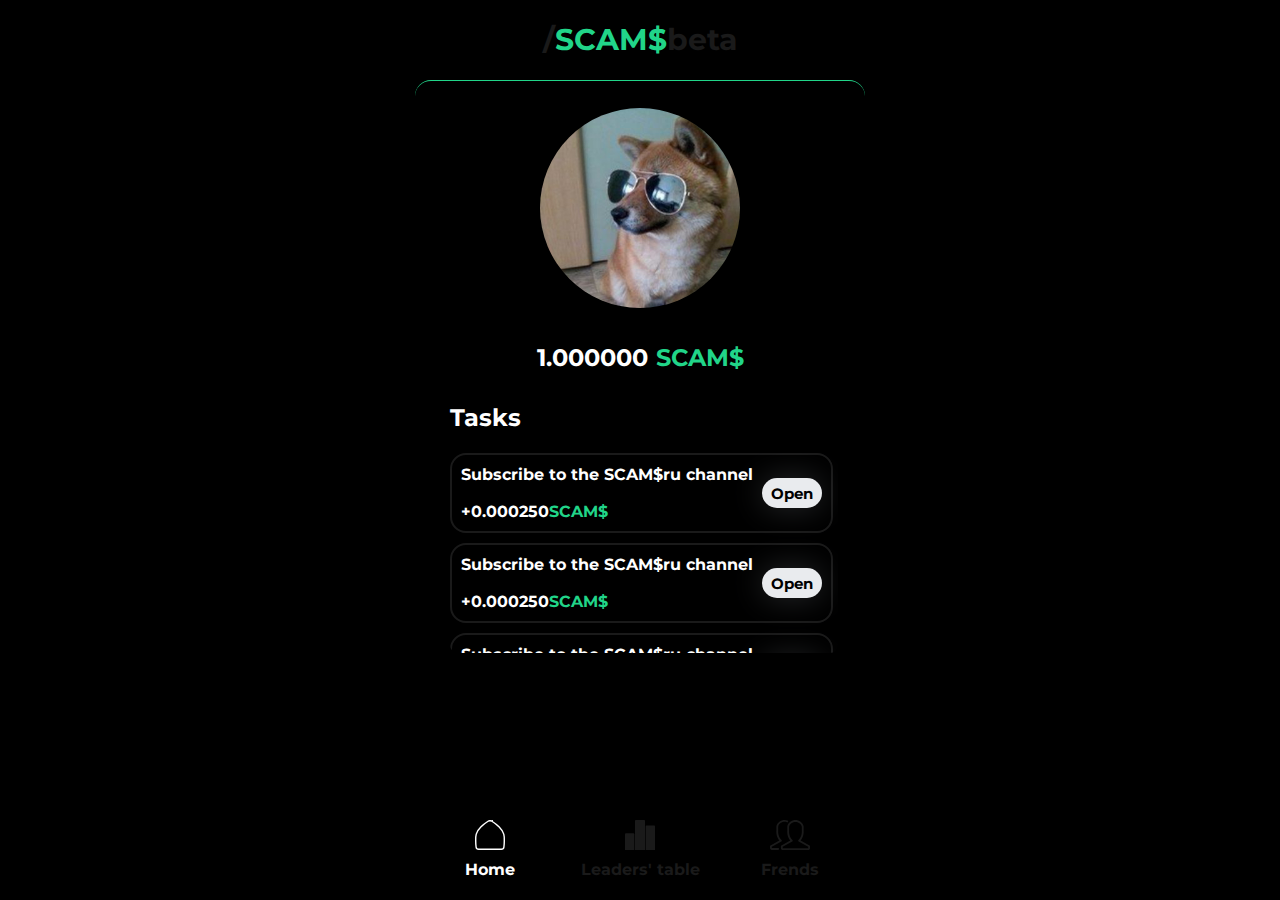
<file: index.html>
<!DOCTYPE html>
<html lang="en">
<head>
  <meta charset="utf-8" />
  <meta name="viewport" content="initial-scale=1, width=device-width, user-scalable=no, maximum-scale=1.0, minimum-scale=1.0" />
  <link rel="stylesheet" href="./style/global.css" />
  <link rel="stylesheet" href="./style/index.css" />
  <link rel="stylesheet" href="https://fonts.googleapis.com/css2?family=Montserrat:wght@700&display=swap" />
  <style>
    /* Загрузочный экран */
    #loading-screen {
      position: fixed;
      top: 0;
      left: 0;
      width: 100%;
      height: 100%;
      background-color: black;
      color: white;
      display: flex;
      align-items: center;
      justify-content: center;
      z-index: 9999; /* Убедитесь, что экран перекрывает все остальные элементы */
      transition: opacity 0.5s ease-out, visibility 0.5s ease-out;
      opacity: 1;
      visibility: visible;
    }

    #loading-text {
      font-size: 2rem;
      font-family: 'Montserrat', sans-serif;
    }

    /* Класс для скрытия загрузочного экрана */
    #loading-screen.hidden {
      opacity: 0;
      visibility: hidden;
    }
  </style>
</head>
<body>
  <!-- Загрузочный экран -->
  <div id="loading-screen">
    <div id="loading-text"></div>
  </div>

  <div class="root1">
    <div class="main">
      <section class="zadniifon-parent">
        <a class="uptext1">
          <span class="palka">/</span>
          <span class="scam2">SCAM$</span>
          <span class="betatxt">beta</span>
        </a>
        <div class="zadniifon1"></div>
        <div class="frame-wrapper">
          <div class="frame-parent">
            <div class="frame-container">
              <div class="walletbutton-parent">

                <div class="avauser-wrapper">
                  <img class="avauser" src="./public/avauser.jpg" alt="User Avatar">
                </div>
              </div>
            </div>
            <div class="scam-info">
              <b class="kolvoscams">1.000000</b>
              <h3 class="valutauser">SCAM$</h3>
            </div>
          </div>
        </div>
        <div class="tasks-container-wrapper">
          <div class="tasks-container">
            <h3 class="tasks">Tasks</h3>
            
            <div class="zadaniya">
              <div class="polnoezadanie">
                <div class="task-content">
                  <b class="task-description">Subscribe to the SCAM$ru channel</b>
                  <div class="prizzazadanie-parent">
                    <b class="prizzazadanie">+0.000250</b>
                    <b class="valuta">SCAM$</b>
                  </div>
                </div>
                <div class="buttonopen-wrapper">
                  <div class="buttonopen">
                    <div class="backtextopen"></div>
                    <b class="textopen">Open</b>
                  </div>
                </div>
                <div class="obvodkazadaniya"></div>
              </div>
              <div class="polnoezadanie">
                <div class="task-content">
                  <b class="task-description">Subscribe to the SCAM$ru channel</b>
                  <div class="prizzazadanie-parent">
                    <b class="prizzazadanie">+0.000250</b>
                    <b class="valuta">SCAM$</b>
                  </div>
                </div>
                <div class="buttonopen-wrapper">
                  <div class="buttonopen">
                    <div class="backtextopen"></div>
                    <b class="textopen">Open</b>
                  </div>
                </div>
                <div class="obvodkazadaniya"></div>
              </div>
              <div class="polnoezadanie">
                <div class="task-content">
                  <b class="task-description">Subscribe to the SCAM$ru channel</b>
                  <div class="prizzazadanie-parent">
                    <b class="prizzazadanie">+0.000250</b>
                    <b class="valuta">SCAM$</b>
                  </div>
                </div>
                <div class="buttonopen-wrapper">
                  <div class="buttonopen">
                    <div class="backtextopen"></div>
                    <b class="textopen">Open</b>
                  </div>
                </div>
                <div class="obvodkazadaniya"></div>
              </div>
            </div>
          </div>
        </div>
      </section>
    <div class="mainbuttons">
      <div class="mainbuttons1">
        <div class="homebutton" id="homeButton">
          <div class="homebuttonimage-wrapper">
            <img
              class="homebuttonimage-icon2"
              loading="lazy"
              alt=""
              src="./public/homebuttonimage1.svg"
            />
          </div>
          <b class="hometext">Home</b>
        </div>
        <div class="button-leader" id="leaderboardsButton">
          <div class="homebuttonimage-wrapper">
            <img
              class="homebuttonimage-icon2"
              loading="lazy"
              alt=""
              src="./public/leaderboardsbuttonimage1.svg"
            />
          </div>
          <b class="hometext">Leaders' table</b>
        </div>
        <div class="frendsbutton2" id="friendsButton">
          <div class="frendsbuttonimage-frame">
            <img
              class="frendsbuttonimage-icon2"
              loading="lazy"
              alt=""
              src="./public/frendsbuttonimage.svg"
            />
          </div>
          <b class="hometext">Frends</b>
        </div>
      </div>
    </div>
  </div>
  <script>
    function updateStyles() {
      const container = document.querySelector('.zadniifon-parent');
      const button = document.querySelector('.mainbuttons1');
      const backBigButton = document.querySelector('#backBigButton');
      const screenWidth = window.innerWidth;
  
      // Убедитесь, что minWidth и maxWidth имеют разумные значения
      const minWidth = 0; // Минимальная ширина экрана
      const maxWidth = 450; // Максимальная ширина экрана, измените по необходимости
  
      // Параметры для .zadniifon-container
      const minContainerScale = 0; // Минимальный коэффициент масштабирования
      const maxContainerScale = 1; // Максимальный коэффициент масштабирования
      const minContainerMarginTop = -174; // Минимальный верхний отступ
      const maxContainerMarginTop = 80;  // Максимальный верхний отступ
  
      // Параметры для .mainbuttons1
      const minButtonScale = 0; // Минимальный коэффициент масштабирования
      const maxButtonScale = 1; // Максимальный коэффициент масштабирования
      const minButtonMarginBottom = -60; // Минимальный отступ от нижнего края
      const maxButtonMarginBottom = 0;  // Максимальный отступ от нижнего края
  
      // Параметры для #backBigButton
      const minBackBigButtonScale = 0; // Минимальный коэффициент масштабирования
      const maxBackBigButtonScale = 1; // Максимальный коэффициент масштабирования
      const minBackBigButtonMarginBottom = -44; // Минимальный отступ от нижнего края
      const maxBackBigButtonMarginBottom = 95;  // Максимальный отступ от нижнего края
  
      // Вычислите интерполяцию масштабирования и отступа для контейнера
      let containerScale, containerMarginTop;
      if (screenWidth <= minWidth) {
        containerScale = minContainerScale;
        containerMarginTop = minContainerMarginTop;
      } else if (screenWidth >= maxWidth) {
        containerScale = maxContainerScale;
        containerMarginTop = maxContainerMarginTop;
      } else {
        const t = (screenWidth - minWidth) / (maxWidth - minWidth);
        containerScale = minContainerScale + t * (maxContainerScale - minContainerScale);
        containerMarginTop = minContainerMarginTop + t * (maxContainerMarginTop - minContainerMarginTop);
      }
  
      // Примените вычисленные стили для контейнера
      if (container) {
        container.style.marginTop = `${containerMarginTop}px`;
        container.style.transform = `scale(${containerScale})`;
      }
  
      // Вычислите интерполяцию масштабирования и отступа для кнопок
      let buttonScale, buttonMarginBottom;
      let backBigButtonScale, backBigButtonMarginBottom;
  
      if (screenWidth <= minWidth) {
        buttonScale = minButtonScale;
        buttonMarginBottom = minButtonMarginBottom;
        backBigButtonScale = minBackBigButtonScale;
        backBigButtonMarginBottom = minBackBigButtonMarginBottom;
      } else if (screenWidth >= maxWidth) {
        buttonScale = maxButtonScale;
        buttonMarginBottom = maxButtonMarginBottom;
        backBigButtonScale = maxBackBigButtonScale;
        backBigButtonMarginBottom = maxBackBigButtonMarginBottom;
      } else {
        const t = (screenWidth - minWidth) / (maxWidth - minWidth);
        buttonScale = minButtonScale + t * (maxButtonScale - minButtonScale);
        buttonMarginBottom = minButtonMarginBottom + t * (maxButtonMarginBottom - minButtonMarginBottom);
  
        backBigButtonScale = minBackBigButtonScale + t * (maxBackBigButtonScale - minBackBigButtonScale);
        backBigButtonMarginBottom = minBackBigButtonMarginBottom + t * (maxBackBigButtonMarginBottom - minBackBigButtonMarginBottom);
      }
  
      // Примените вычисленные стили для .mainbuttons1
      if (button) {
        button.style.transform = `translateX(-50%) scale(${buttonScale})`;
        button.style.bottom = `${buttonMarginBottom}px`;
        button.style.fontSize = `${12 + (buttonScale - minButtonScale) * 4}px`; // Примерное изменение размера шрифта
      }
  
      // Примените вычисленные стили для #backBigButton
      if (backBigButton) {
        backBigButton.style.transform = `translateX(-50%) scale(${backBigButtonScale})`;
        backBigButton.style.bottom = `${backBigButtonMarginBottom}px`;
      }
    }
  
    window.addEventListener('resize', updateStyles);
    window.addEventListener('load', updateStyles);
  
    // Функция для скрытия загрузочного экрана
    function hideLoadingScreen() {
      const loadingScreen = document.getElementById('loading-screen');
      if (loadingScreen) {
        loadingScreen.classList.add('hidden');
      }
    }
  
    // Скрываем загрузочный экран после полной загрузки страницы
    window.addEventListener('load', hideLoadingScreen);
  </script>
  <script src="./script/index.js"></script>
  <script src="./script/telegram-web-app.js"></script>
  <script src="https://cdnjs.cloudflare.com/ajax/libs/gsap/3.11.1/gsap.min.js"></script>
  <script src="./script/FullOpen.js"></script>
</body>
</html>
</file>
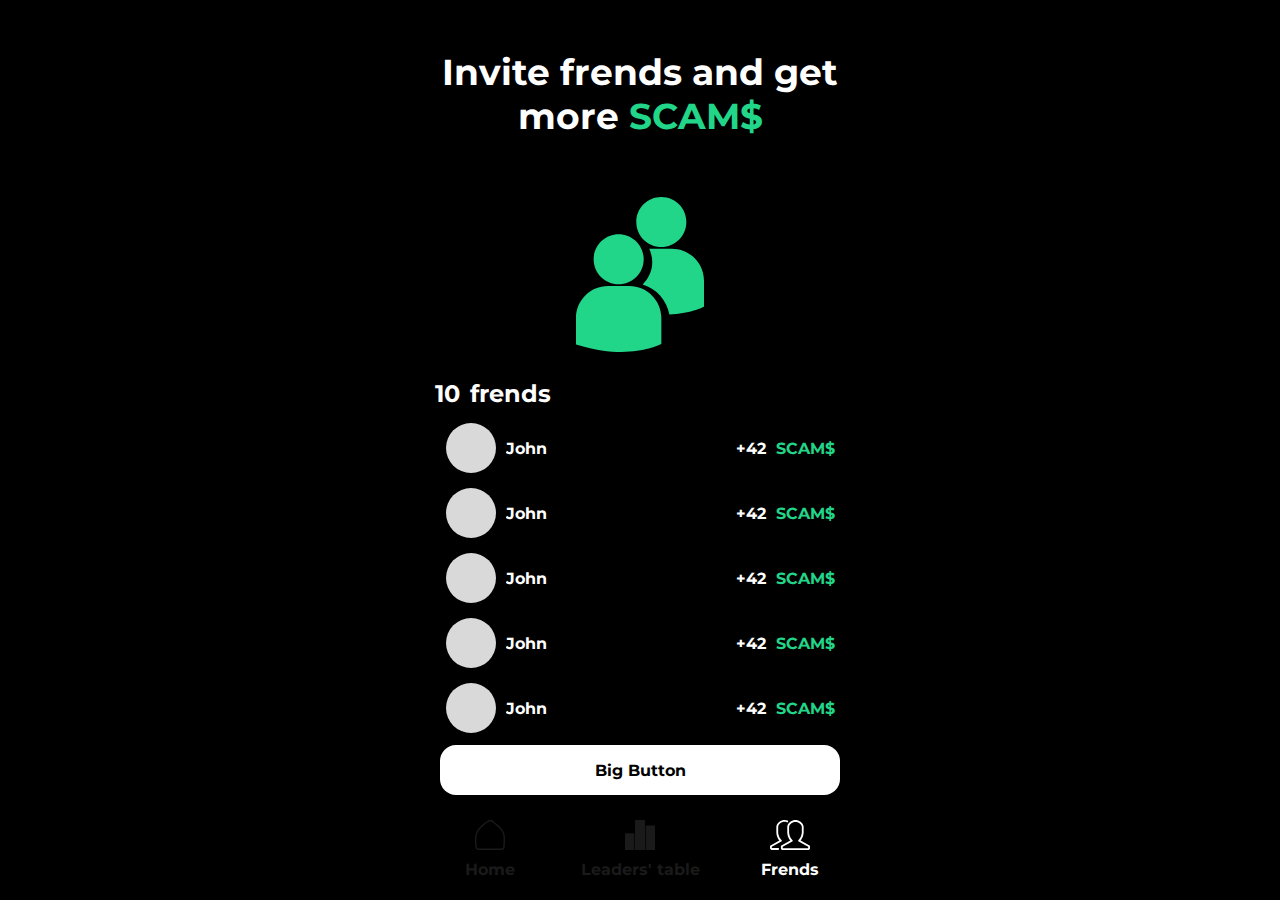
<file: frends.html>
<!DOCTYPE html>
<html>
  <head>
    <meta charset="utf-8" />
    <meta name="viewport" content="initial-scale=1, width=device-width, user-scalable=no, maximum-scale=1.0, minimum-scale=1.0" />
    <link rel="stylesheet" href="./style/global.css" />
    <link rel="stylesheet" href="./style/frends.css" />
    <link
      rel="stylesheet"
      href="https://fonts.googleapis.com/css2?family=Montserrat:wght@700&display=swap"
    />
  </head>
  <style>
    /* Загрузочный экран */
    #loading-screen {
      position: fixed;
      top: 0;
      left: 0;
      width: 100%;
      height: 100%;
      background-color: black;
      color: white;
      display: flex;
      align-items: center;
      justify-content: center;
      z-index: 9999; /* Убедитесь, что экран перекрывает все остальные элементы */
      transition: opacity 0.5s ease-out, visibility 0.5s ease-out;
      opacity: 1;
      visibility: visible;
    }

    #loading-text {
      font-size: 2rem;
      font-family: 'Montserrat', sans-serif;
    }

    /* Класс для скрытия загрузочного экрана */
    #loading-screen.hidden {
      opacity: 0;
      visibility: hidden;
    }
  </style>
  <body>
    <div id="loading-screen">
      <div id="loading-text"></div>
    </div>
    <div class="newscamfrendsframe">
      <div class="main">
        <section class="zadniifon-container">
              <div class="yourfrendsall">

                <div class="frame-wrapper3">
                  <div class="zadniifon3"></div>
                  <div class="texttopscammers-wrapper">
                    <b class="texttopscammers1">
                      <span>Invite frends and get more </span>
                      <span class="scam3">SCAM$</span>
                    </b>
                  </div>
                  <div class="svgfrends-wrapper">
                    <img
                      class="svgfrends-icon"
                      loading="lazy"
                      alt=""
                      src="./public/svgfrends.svg"
                    />
                  </div>
                    <div class="frame-parent2">
                      <div class="kolvofrendstext-parent">
                        <b class="kolvofrendstext">10</b>
                        <b class="textfrends">frends</b>
                      </div>
                    </div>
                <div class="yourfrends-group">
                  <div class="yourfrends">
                    <div class="avafrends-parent">
                      <div class="avafrends"></div>
                      <div class="usernamefrends-wrapper">
                        <b class="usernamefrends">John</b>
                      </div>
                    </div>
                    <div class="yourfrends-inner">
                      <div class="kolvoscamszafrends-parent">
                        <b class="kolvoscamszafrends">+42</b>
                        <b class="valutafrends">SCAM$</b>
                      </div>
                    </div>
                  </div>

                  <div class="yourfrends">
                    <div class="avafrends-parent">
                      <div class="avafrends"></div>
                      <div class="usernamefrends-wrapper">
                        <b class="usernamefrends">John</b>
                      </div>
                    </div>
                    <div class="yourfrends-inner">
                      <div class="kolvoscamszafrends-parent">
                        <b class="kolvoscamszafrends">+42</b>
                        <b class="valutafrends">SCAM$</b>
                      </div>
                    </div>
                  </div>

                  <div class="yourfrends">
                    <div class="avafrends-parent">
                      <div class="avafrends"></div>
                      <div class="usernamefrends-wrapper">
                        <b class="usernamefrends">John</b>
                      </div>
                    </div>
                    <div class="yourfrends-inner">
                      <div class="kolvoscamszafrends-parent">
                        <b class="kolvoscamszafrends">+42</b>
                        <b class="valutafrends">SCAM$</b>
                      </div>
                    </div>
                  </div>


                  <div class="yourfrends">
                    <div class="avafrends-parent">
                      <div class="avafrends"></div>
                      <div class="usernamefrends-wrapper">
                        <b class="usernamefrends">John</b>
                      </div>
                    </div>
                    <div class="yourfrends-inner">
                      <div class="kolvoscamszafrends-parent">
                        <b class="kolvoscamszafrends">+42</b>
                        <b class="valutafrends">SCAM$</b>
                      </div>
                    </div>
                  </div>

                  <div class="yourfrends">
                    <div class="avafrends-parent">
                      <div class="avafrends"></div>
                      <div class="usernamefrends-wrapper">
                        <b class="usernamefrends">John</b>
                      </div>
                    </div>
                    <div class="yourfrends-inner">
                      <div class="kolvoscamszafrends-parent">
                        <b class="kolvoscamszafrends">+42</b>
                        <b class="valutafrends">SCAM$</b>
                      </div>
                    </div>
                  </div>


                  <div class="yourfrends">
                    <div class="avafrends-parent">
                      <div class="avafrends"></div>
                      <div class="usernamefrends-wrapper">
                        <b class="usernamefrends">John</b>
                      </div>
                    </div>
                    <div class="yourfrends-inner">
                      <div class="kolvoscamszafrends-parent">
                        <b class="kolvoscamszafrends">+42</b>
                        <b class="valutafrends">SCAM$</b>
                      </div>
                    </div>
                  </div>


                  <div class="yourfrends">
                    <div class="avafrends-parent">
                      <div class="avafrends"></div>
                      <div class="usernamefrends-wrapper">
                        <b class="usernamefrends">John</b>
                      </div>
                    </div>
                    <div class="yourfrends-inner">
                      <div class="kolvoscamszafrends-parent">
                        <b class="kolvoscamszafrends">+42</b>
                        <b class="valutafrends">SCAM$</b>
                      </div>
                    </div>
                  </div>


                  <div class="yourfrends">
                    <div class="avafrends-parent">
                      <div class="avafrends"></div>
                      <div class="usernamefrends-wrapper">
                        <b class="usernamefrends">John</b>
                      </div>
                    </div>
                    <div class="yourfrends-inner">
                      <div class="kolvoscamszafrends-parent">
                        <b class="kolvoscamszafrends">+42</b>
                        <b class="valutafrends">SCAM$</b>
                      </div>
                    </div>
                  </div>


                  <div class="yourfrends">
                    <div class="avafrends-parent">
                      <div class="avafrends"></div>
                      <div class="usernamefrends-wrapper">
                        <b class="usernamefrends">John</b>
                      </div>
                    </div>
                    <div class="yourfrends-inner">
                      <div class="kolvoscamszafrends-parent">
                        <b class="kolvoscamszafrends">+42</b>
                        <b class="valutafrends">SCAM$</b>
                      </div>
                    </div>
                  </div>


                  <div class="yourfrends">
                    <div class="avafrends-parent">
                      <div class="avafrends"></div>
                      <div class="usernamefrends-wrapper">
                        <b class="usernamefrends">John</b>
                      </div>
                    </div>
                    <div class="yourfrends-inner">
                      <div class="kolvoscamszafrends-parent">
                        <b class="kolvoscamszafrends">+42</b>
                        <b class="valutafrends">SCAM$</b>
                      </div>
                    </div>
                  </div>


                  <div class="yourfrends">
                    <div class="avafrends-parent">
                      <div class="avafrends"></div>
                      <div class="usernamefrends-wrapper">
                        <b class="usernamefrends">John</b>
                      </div>
                    </div>
                    <div class="yourfrends-inner">
                      <div class="kolvoscamszafrends-parent">
                        <b class="kolvoscamszafrends">+42</b>
                        <b class="valutafrends">SCAM$</b>
                      </div>
                    </div>
                  </div>
                  
                </div>
              </div>
            </div>
          </div>
        </section>
        
        <div class="back-bigbutton" id="backBigButton">
          <div class="bigbutton" id="bigButton">
            <b class="bigbuttontext">Big Button</b>
          </div>
        </div>
        <div class="mainbuttons1">
          <div class="homebutton" id="homeButton">
            <div class="homebuttonimage-wrapper">
              <img
                class="homebuttonimage-icon2"
                loading="lazy"
                alt=""
                src="./public/homebuttonimage.svg"
              />
            </div>
            <b class="hometext">Home</b>
          </div>
          <div class="button-leader" id="leaderboardsButton">
            <div class="homebuttonimage-wrapper">
              <img
                class="homebuttonimage-icon2"
                loading="lazy"
                alt=""
                src="./public/leaderboardsbuttonimage1.svg"
              />
            </div>
            <b class="hometext">Leaders' table</b>
          </div>
          <div class="frendsbutton2" id="friendsButton">
            <div class="frendsbuttonimage-frame">
              <img
                class="frendsbuttonimage-icon2"
                loading="lazy"
                alt=""
                src="./public/frendsbuttonimage1.svg"
              />
            </div>
            <b class="hometext">Frends</b>
          </div>
        </div>
      </div>
    </div>
    <script>
      function updateStyles() {
        const container = document.querySelector('.zadniifon-container');
        const button = document.querySelector('.mainbuttons1');
        const backBigButton = document.querySelector('#backBigButton');
        const screenWidth = window.innerWidth;
    
        // Убедитесь, что minWidth и maxWidth имеют разумные значения
        const minWidth = 0; // Минимальная ширина экрана
        const maxWidth = 450; // Максимальная ширина экрана, измените по необходимости
    
        // Параметры для .zadniifon-container
        const minContainerScale = 0; // Минимальный коэффициент масштабирования
        const maxContainerScale = 1; // Максимальный коэффициент масштабирования
        const minContainerMarginTop = -360; // Минимальный верхний отступ
        const maxContainerMarginTop = 50;  // Максимальный верхний отступ
    
        // Параметры для .mainbuttons1
        const minButtonScale = 0; // Минимальный коэффициент масштабирования
        const maxButtonScale = 1; // Максимальный коэффициент масштабирования
        const minButtonMarginBottom = -60; // Минимальный отступ от нижнего края
        const maxButtonMarginBottom = 0;  // Максимальный отступ от нижнего края
    
        // Параметры для #backBigButton
        const minBackBigButtonScale = 0; // Минимальный коэффициент масштабирования
        const maxBackBigButtonScale = 1; // Максимальный коэффициент масштабирования
        const minBackBigButtonMarginBottom = -44; // Минимальный отступ от нижнего края
        const maxBackBigButtonMarginBottom = 95;  // Максимальный отступ от нижнего края
    
        // Вычислите интерполяцию масштабирования и отступа для контейнера
        let containerScale, containerMarginTop;
        if (screenWidth <= minWidth) {
          containerScale = minContainerScale;
          containerMarginTop = minContainerMarginTop;
        } else if (screenWidth >= maxWidth) {
          containerScale = maxContainerScale;
          containerMarginTop = maxContainerMarginTop;
        } else {
          const t = (screenWidth - minWidth) / (maxWidth - minWidth);
          containerScale = minContainerScale + t * (maxContainerScale - minContainerScale);
          containerMarginTop = minContainerMarginTop + t * (maxContainerMarginTop - minContainerMarginTop);
        }
    
        // Примените вычисленные стили для контейнера
        if (container) {
          container.style.marginTop = `${containerMarginTop}px`;
          container.style.transform = `scale(${containerScale})`;
        }
    
        // Вычислите интерполяцию масштабирования и отступа для кнопок
        let buttonScale, buttonMarginBottom;
        let backBigButtonScale, backBigButtonMarginBottom;
    
        if (screenWidth <= minWidth) {
          buttonScale = minButtonScale;
          buttonMarginBottom = minButtonMarginBottom;
          backBigButtonScale = minBackBigButtonScale;
          backBigButtonMarginBottom = minBackBigButtonMarginBottom;
        } else if (screenWidth >= maxWidth) {
          buttonScale = maxButtonScale;
          buttonMarginBottom = maxButtonMarginBottom;
          backBigButtonScale = maxBackBigButtonScale;
          backBigButtonMarginBottom = maxBackBigButtonMarginBottom;
        } else {
          const t = (screenWidth - minWidth) / (maxWidth - minWidth);
          buttonScale = minButtonScale + t * (maxButtonScale - minButtonScale);
          buttonMarginBottom = minButtonMarginBottom + t * (maxButtonMarginBottom - minButtonMarginBottom);
    
          backBigButtonScale = minBackBigButtonScale + t * (maxBackBigButtonScale - minBackBigButtonScale);
          backBigButtonMarginBottom = minBackBigButtonMarginBottom + t * (maxBackBigButtonMarginBottom - minBackBigButtonMarginBottom);
        }
    
        // Примените вычисленные стили для .mainbuttons1
        if (button) {
          button.style.transform = `translateX(-50%) scale(${buttonScale})`;
          button.style.bottom = `${buttonMarginBottom}px`;
          button.style.fontSize = `${12 + (buttonScale - minButtonScale) * 4}px`; // Примерное изменение размера шрифта
        }
    
        // Примените вычисленные стили для #backBigButton
        if (backBigButton) {
          backBigButton.style.transform = `translateX(-50%) scale(${backBigButtonScale})`;
          backBigButton.style.bottom = `${backBigButtonMarginBottom}px`;
        }
      }
    
      window.addEventListener('resize', updateStyles);
      window.addEventListener('load', updateStyles);
    
      // Функция для скрытия загрузочного экрана
      function hideLoadingScreen() {
        const loadingScreen = document.getElementById('loading-screen');
        if (loadingScreen) {
          loadingScreen.classList.add('hidden');
        }
      }
    
      // Скрываем загрузочный экран после полной загрузки страницы
      window.addEventListener('load', hideLoadingScreen);
    </script>
    
    <script src="./script/frends.js"></script>
    <script src="./script/telegram-web-app.js"></script>
    <script src="https://cdnjs.cloudflare.com/ajax/libs/gsap/3.11.1/gsap.min.js"></script>
    <script src="./script/FullOpen.js"></script>
  </body>
</html>
</file>
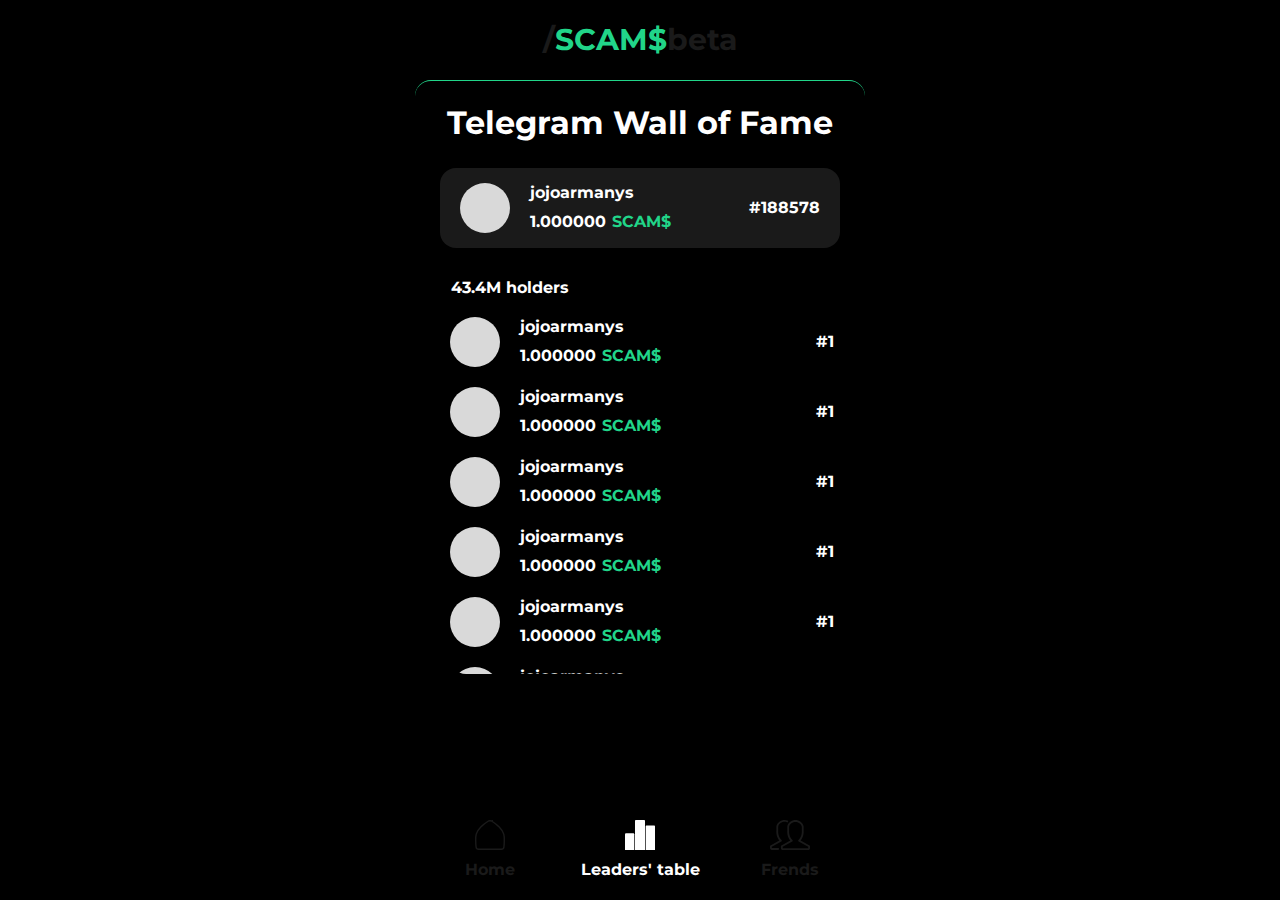
<file: leader.html>
<!DOCTYPE html>
<html>
  <head>
    <meta charset="utf-8" />
    <meta name="viewport" content="initial-scale=1, width=device-width, user-scalable=no, maximum-scale=1.0, minimum-scale=1.0" />
    <link rel="stylesheet" href="./style/global.css" />
    <link rel="stylesheet" href="./style/leader.css" />
    <link
      rel="stylesheet"
      href="https://fonts.googleapis.com/css2?family=Montserrat:wght@700&display=swap"
    />
  </head>
  <style>
    /* Загрузочный экран */
    #loading-screen {
      position: fixed;
      top: 0;
      left: 0;
      width: 100%;
      height: 100%;
      background-color: black;
      color: white;
      display: flex;
      align-items: center;
      justify-content: center;
      z-index: 9999; /* Убедитесь, что экран перекрывает все остальные элементы */
      transition: opacity 0.5s ease-out, visibility 0.5s ease-out;
      opacity: 1;
      visibility: visible;
    }

    #loading-text {
      font-size: 2rem;
      font-family: 'Montserrat', sans-serif;
    }

    /* Класс для скрытия загрузочного экрана */
    #loading-screen.hidden {
      opacity: 0;
      visibility: hidden;
    }
  </style>
  <body>
      <div id="loading-screen">
    <div id="loading-text"></div>
  </div>
    <div class="root">
      <div class="main">
      <section class="top-container">
        <a class="uptext1">
          <span class="palka">/</span>
          <span class="scam2">SCAM$</span>
          <span class="betatxt">beta</span>
        </a>
        <div class="zadniifon"></div>
        <div class="top-scammers-container">
          <div class="top-scammers-header">
            <h1 class="texttopscammers">Telegram Wall of Fame</h1>
            <div class="top-scammer-info">
              <div class="userinfoinleaders">
                <div class="backinfousersinleaders"></div>
                <div class="top-scammer-avatar">
                  <div class="avausersinleaders"></div>
                  <div class="top-scammer-name">
                    <b class="usernameinleaders">jojoarmanys</b>
                    <div class="top-scammer-stats">
                      <b class="kolvoscamsinleaders">1.000000</b>
                      <b class="valutinleaders">SCAM$</b>
                    </div>
                  </div>
                </div>
                <div class="top-scammer-rank">
                  <b class="mestovtopeusers">#188578</b>
                </div>
              </div>
            </div>
          </div>
          <div class="leaderboard-container">
            <div class="leaderboard-header">
              <b class="kolvoholders">43.4M holders</b>
              <div class="leadersgameusers">
                <div class="userinfodown">
                  <div class="avausersinleadersdown"></div>
                  <div class="usernames-container">
                    <b class="usernameinleadersdown">jojoarmanys</b>
                    <div class="top-scammer-stats">
                      <b class="kolvoscamsinleadersdown">1.000000</b>
                      <b class="valutinleadersdown">SCAM$</b>
                    </div>
                  </div>
                  <div class="top-scammer-rank">
                    <b class="mestovtopeusersdown">#1</b>
                  </div>
                </div>
                <div class="userinfodown">
                  <div class="avausersinleadersdown"></div>
                  <div class="usernames-container">
                    <b class="usernameinleadersdown">jojoarmanys</b>
                    <div class="top-scammer-stats">
                      <b class="kolvoscamsinleadersdown">1.000000</b>
                      <b class="valutinleadersdown">SCAM$</b>
                    </div>
                  </div>
                  <div class="top-scammer-rank">
                    <b class="mestovtopeusersdown">#1</b>
                  </div>
                </div>
                <div class="userinfodown">
                  <div class="avausersinleadersdown"></div>
                  <div class="usernames-container">
                    <b class="usernameinleadersdown">jojoarmanys</b>
                    <div class="top-scammer-stats">
                      <b class="kolvoscamsinleadersdown">1.000000</b>
                      <b class="valutinleadersdown">SCAM$</b>
                    </div>
                  </div>
                  <div class="top-scammer-rank">
                    <b class="mestovtopeusersdown">#1</b>
                  </div>
                </div>
                <div class="userinfodown">
                  <div class="avausersinleadersdown"></div>
                  <div class="usernames-container">
                    <b class="usernameinleadersdown">jojoarmanys</b>
                    <div class="top-scammer-stats">
                      <b class="kolvoscamsinleadersdown">1.000000</b>
                      <b class="valutinleadersdown">SCAM$</b>
                    </div>
                  </div>
                  <div class="top-scammer-rank">
                    <b class="mestovtopeusersdown">#1</b>
                  </div>
                </div>
                <div class="userinfodown">
                  <div class="avausersinleadersdown"></div>
                  <div class="usernames-container">
                    <b class="usernameinleadersdown">jojoarmanys</b>
                    <div class="top-scammer-stats">
                      <b class="kolvoscamsinleadersdown">1.000000</b>
                      <b class="valutinleadersdown">SCAM$</b>
                    </div>
                  </div>
                  <div class="top-scammer-rank">
                    <b class="mestovtopeusersdown">#1</b>
                  </div>
                </div>
                <div class="userinfodown">
                  <div class="avausersinleadersdown"></div>
                  <div class="usernames-container">
                    <b class="usernameinleadersdown">jojoarmanys</b>
                    <div class="kolvoscamsinleadersdown-parent2">
                      <b class="kolvoscamsinleadersdown5">1.000000</b>
                      <b class="valutinleadersdown5">SCAM$</b>
                    </div>
                  </div>
                  <div class="mestovtopeusersdown-wrapper2">
                    <b class="scammer-title">#1</b>
                  </div>
                </div>
                <div class="userinfodown">
                  <div class="avausersinleadersdown"></div>
                  <div class="usernameinleadersdown-parent2">
                    <b class="usernameinleadersdown6">jojoarmanys</b>
                    <div class="kolvoscamsinleadersdown-parent3">
                      <b class="kolvoscamsinleadersdown5">1.000000</b>
                      <b class="valutinleadersdown5">SCAM$</b>
                    </div>
                  </div>
                  <div class="mestovtopeusersdown-wrapper2">
                    <b class="scammer-title">#1</b>
                  </div>
                </div>
              </div>
            </div>
          </div>
        </div>
      </section>
      <div class="mainbuttons1">
        <div class="homebutton" id="homeButton">
          <div class="homebuttonimage-wrapper">
            <img
              class="homebuttonimage-icon2"
              loading="lazy"
              alt=""
              src="./public/homebuttonimage.svg"
            />
          </div>
          <b class="hometext">Home</b>
        </div>
        <div class="button-leader" id="leaderboardsButton">
          <div class="homebuttonimage-wrapper">
            <img
              class="homebuttonimage-icon2"
              loading="lazy"
              alt=""
              src="./public/leaderboardsbuttonimage.svg"
            />
          </div>
          <b class="hometext">Leaders' table</b>
        </div>
        <div class="frendsbutton2" id="friendsButton">
          <div class="frendsbuttonimage-frame">
            <img
              class="frendsbuttonimage-icon2"
              loading="lazy"
              alt=""
              src="./public/frendsbuttonimage.svg"
            />
          </div>
          <b class="hometext">Frends</b>
        </div>
      </div>
    </div>
    <script>
      function updateStyles() {
        const container = document.querySelector('.top-container');
        const button = document.querySelector('.mainbuttons1');
        const screenWidth = window.innerWidth;
    
       // Убедитесь, что minWidth и maxWidth имеют разумные значения
       const minWidth = 0; // Минимальная ширина экрана
      const maxWidth = 450; // Максимальная ширина экрана, измените по необходимости
  
      // Параметры для .zadniifon-container
      const minContainerScale = 0; // Минимальный коэффициент масштабирования
      const maxContainerScale = 1; // Максимальный коэффициент масштабирования
      const minContainerMarginTop = -295; // Минимальный верхний отступ
      const maxContainerMarginTop = 80;  // Максимальный верхний отступ
  
      // Параметры для .mainbuttons1
      const minButtonScale = 0; // Минимальный коэффициент масштабирования
      const maxButtonScale = 1; // Максимальный коэффициент масштабирования
      const minButtonMarginBottom = -60; // Минимальный отступ от нижнего края
      const maxButtonMarginBottom = 0;  // Максимальный отступ от нижнего края
  
      // Параметры для #backBigButton
      const minBackBigButtonScale = 0; // Минимальный коэффициент масштабирования
      const maxBackBigButtonScale = 1; // Максимальный коэффициент масштабирования
      const minBackBigButtonMarginBottom = -44; // Минимальный отступ от нижнего края
      const maxBackBigButtonMarginBottom = 95;  // Максимальный отступ от нижнего края
  
      // Вычислите интерполяцию масштабирования и отступа для контейнера
      let containerScale, containerMarginTop;
      if (screenWidth <= minWidth) {
        containerScale = minContainerScale;
        containerMarginTop = minContainerMarginTop;
      } else if (screenWidth >= maxWidth) {
        containerScale = maxContainerScale;
        containerMarginTop = maxContainerMarginTop;
      } else {
        const t = (screenWidth - minWidth) / (maxWidth - minWidth);
        containerScale = minContainerScale + t * (maxContainerScale - minContainerScale);
        containerMarginTop = minContainerMarginTop + t * (maxContainerMarginTop - minContainerMarginTop);
      }
  
      // Примените вычисленные стили для контейнера
      if (container) {
        container.style.marginTop = `${containerMarginTop}px`;
        container.style.transform = `scale(${containerScale})`;
      }
  
      // Вычислите интерполяцию масштабирования и отступа для кнопок
      let buttonScale, buttonMarginBottom;
      let backBigButtonScale, backBigButtonMarginBottom;
  
      if (screenWidth <= minWidth) {
        buttonScale = minButtonScale;
        buttonMarginBottom = minButtonMarginBottom;
        backBigButtonScale = minBackBigButtonScale;
        backBigButtonMarginBottom = minBackBigButtonMarginBottom;
      } else if (screenWidth >= maxWidth) {
        buttonScale = maxButtonScale;
        buttonMarginBottom = maxButtonMarginBottom;
        backBigButtonScale = maxBackBigButtonScale;
        backBigButtonMarginBottom = maxBackBigButtonMarginBottom;
      } else {
        const t = (screenWidth - minWidth) / (maxWidth - minWidth);
        buttonScale = minButtonScale + t * (maxButtonScale - minButtonScale);
        buttonMarginBottom = minButtonMarginBottom + t * (maxButtonMarginBottom - minButtonMarginBottom);
  
        backBigButtonScale = minBackBigButtonScale + t * (maxBackBigButtonScale - minBackBigButtonScale);
        backBigButtonMarginBottom = minBackBigButtonMarginBottom + t * (maxBackBigButtonMarginBottom - minBackBigButtonMarginBottom);
      }
  
      // Примените вычисленные стили для .mainbuttons1
      if (button) {
        button.style.transform = `translateX(-50%) scale(${buttonScale})`;
        button.style.bottom = `${buttonMarginBottom}px`;
        button.style.fontSize = `${12 + (buttonScale - minButtonScale) * 4}px`; // Примерное изменение размера шрифта
      }
  
      // Примените вычисленные стили для #backBigButton
      if (backBigButton) {
        backBigButton.style.transform = `translateX(-50%) scale(${backBigButtonScale})`;
        backBigButton.style.bottom = `${backBigButtonMarginBottom}px`;
      }
    }
    
      window.addEventListener('resize', updateStyles);
      window.addEventListener('load', updateStyles);
    
      // Функция для скрытия загрузочного экрана
      function hideLoadingScreen() {
        const loadingScreen = document.getElementById('loading-screen');
        if (loadingScreen) {
          loadingScreen.classList.add('hidden');
        }
      }
    
      // Скрываем загрузочный экран после полной загрузки страницы
      window.addEventListener('load', hideLoadingScreen);
    </script>
    
    <script src="./script/leader.js"></script>
    <script src="https://cdnjs.cloudflare.com/ajax/libs/gsap/3.11.1/gsap.min.js"></script>
    <script src="./script/telegram-web-app.js"></script>
    <script src="./script/FullOpen.js"></script>
  </body>
</html>
</file>
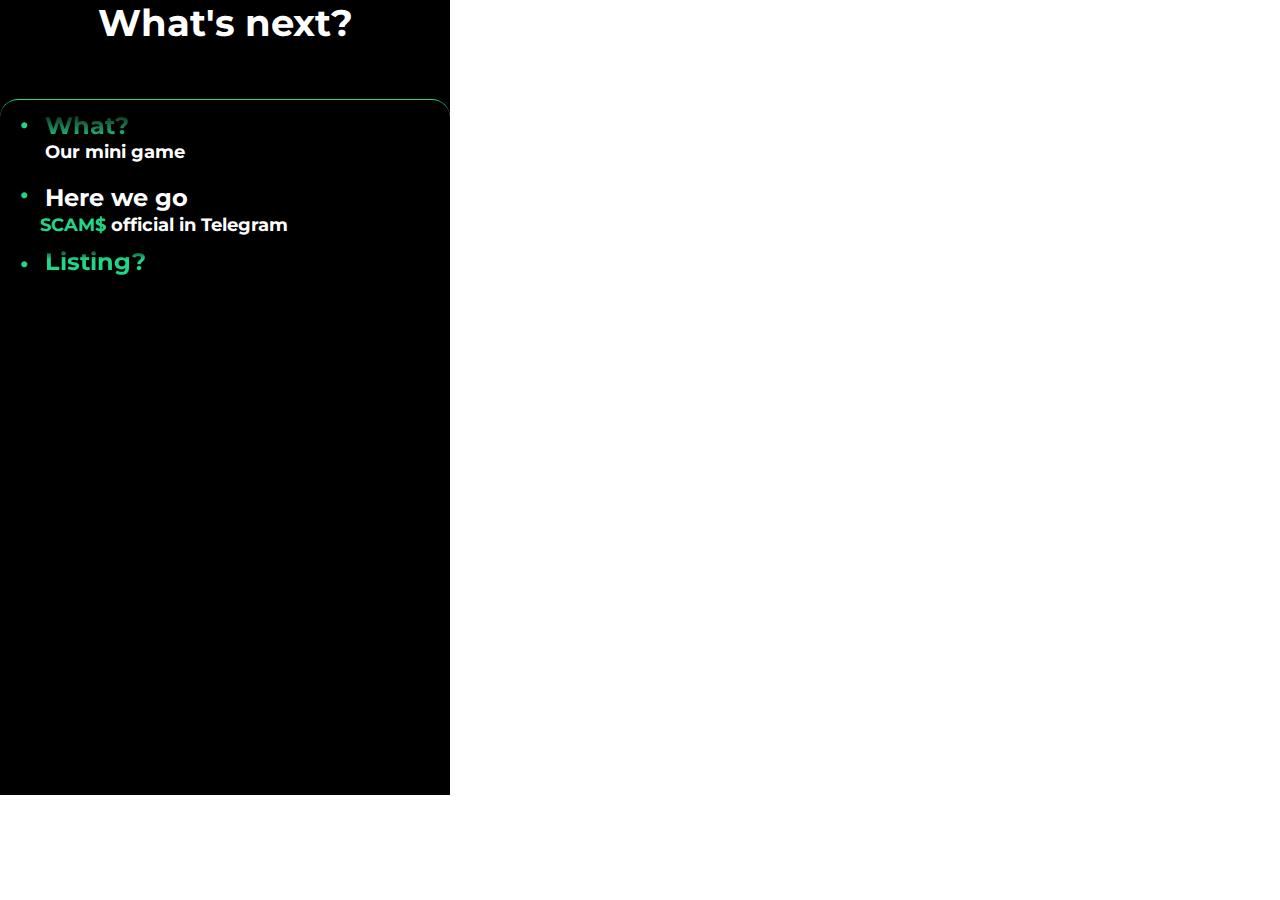
<file: road.html>
<!DOCTYPE html>
<html>
  <head>
    <meta charset="utf-8" />
    <meta name="viewport" content="initial-scale=1, width=device-width, user-scalable=no, maximum-scale=1.0, minimum-scale=1.0" />
    <link rel="stylesheet" href="./style/global.css" />
    <link rel="stylesheet" href="./style/road.css" />
    <link
      rel="stylesheet"
      href="https://fonts.googleapis.com/css2?family=Montserrat:wght@700&display=swap"
    />
  </head>
  <body>
    <div class="newscamwhatnext">
      <a class="textwhat">What's next?</a>
      <section class="zadniifon-group">
        <div class="zadniifon2"></div>
        <div class="frame-wrapper1">
          <div class="parent">
            <b class="b">•</b>
            <b class="b">•</b>
            <b class="b">•</b>
          </div>
        </div>
        <div class="frame-group">
          <div class="frame-wrapper2">
            <div class="what-parent">
              <a class="what">What?</a>
              <b class="our-mini-game">Our mini game</b>
            </div>
          </div>
          <div class="frame-parent1">
            <div class="here-we-go-wrapper">
              <b class="here-we-go">Here we go</b>
            </div>
            <b class="scam-official-in-container">
              <span> SCAM$</span>
              <span class="official-in-telegram"> official in Telegram</span>
            </b>
          </div>
          <div class="here-we-go-wrapper">
            <b class="listing">Listing?</b>
          </div>
        </div>
      </section>
    </div>
  </body>
</html>
</file>
<file: style/global.css>
body {
  margin: 0;
  line-height: normal;
}

:root {
  /* fonts */
  --font-montserrat: Montserrat;

  /* font sizes */
  --font-size-lg-3: 18.3px;
  --font-size-base: 16px;
  --font-size-13xl: 32px;
  --font-size-17xl-7: 36.7px;
  --font-size-mini: 15px;
  --font-size-5xl: 24px;
  --font-size-5xl-4: 24.4px;

  /* Colors */
  --color-black: #000;
  --color-mediumseagreen: #21d589;
  --color-gray-100: #09261a;
  --color-gray-200: #1a1a1a;
  --color-white: #fff;
  --color-gainsboro: #d9d9d9;
  --color-whitesmoke: #e9ebee;

  /* Gaps */
  --gap-35xl: 54px;
  --gap-xl: 20px;
  --gap-3xs: 10px;
  --gap-8xs: 5px;
  --gap-base: 16px;

  /* Paddings */
  --padding-12xs: 1px;
  --padding-4xl: 23px;
  --padding-36xl: 55px;
  --padding-41xl: 60px;
  --padding-16xl: 35px;
  --padding-mini: 15px;
  --padding-112xl: 131px;
  --padding-xl: 20px;
  --padding-24xl: 43px;
  --padding-3xs: 10px;
  --padding-4xs: 9px;
  --padding-smi: 13px;
  --padding-8xs: 5px;

  /* Border radiuses */
  --br-lg-3: 18.3px;
  --br-base: 16px;
  --br-5xs: 8px;
  --br-81xl: 100px;
}
</file>
<file: style/index.css>
/* Запрещаем выделение текста для всего документа */
body {
  user-select: none; /* Запрещаем выделение текста */
  overflow: hidden; /* Отключаем прокрутку */
  margin: 0; /* Убираем отступы по умолчанию */
}

/* Запрещаем выделение текста для всех элементов внутри */
* {
  -webkit-user-select: none; /* Запрещаем выделение текста в браузерах на основе WebKit */
  -moz-user-select: none; /* Запрещаем выделение текста в Firefox */
  -ms-user-select: none; /* Запрещаем выделение текста в Internet Explorer/Edge */
  user-select: none; /* Запрещаем выделение текста в остальных браузерах */
}
html {
  overflow: hidden; /* Отключаем прокрутку */
  height: 100%; /* Устанавливаем высоту в 100% для предотвращения прокрутки */
}
.betatxt {
  color: #1A1A1A;
  font-family: 'Montserrat', bold;
}
.palka {
  color: #1A1A1A;
  font-family: 'Montserrat', bold;
}
.scam2 {
  color: var(--color-mediumseagreen);
  font-family: 'Montserrat', bold;
}
.uptext1,
.zadniifon3 {
  align-self: stretch; /* Заставляет элемент растянуться на всю доступную ширину родительского контейнера */
  position: relative;
}
.uptext1 {
  display: flex; /* Делает контейнер flex-контейнером */
  justify-content: center; /* Центрирует содержимое по горизонтали */
  align-items: center; /* Центрирует содержимое по вертикали */
  font-size: 30px;
  text-decoration: none;
  font-weight: 700;
  color: inherit;
  font-family: 'Montserrat', bold;
}
.uptext1{
  margin-top: -60px;

}
.zadniifon1 {
  height: 700px;
  border-radius: 18.33px 18.33px 0 0;
  background-color: var(--color-black);
  border-top: 1px solid var(--color-mediumseagreen);
  box-sizing: border-box;
  display: none;
}
.connectwalletbackbutton {
  height: 40px;
  width: 200px;
  position: relative;
  border-radius: var(--br-base);
  background-color: var(--color-gray-200);
  display: none;
}
.connect-wallet {
  height: 40px;
  flex: 1;
  position: relative;
  display: flex;
  align-items: center;
  justify-content: center;
  z-index: 1;
}
.avauser,
.walletbutton {
  align-self: stretch;
  z-index: 1;
}
.walletbutton {
  border-radius: var(--br-base);
  background-color: var(--color-gray-200);
  display: flex;
  flex-direction: row;
  align-items: flex-start;
  justify-content: flex-start;
  white-space: nowrap;
}
.avauser {
  flex: 1;
  position: relative;
  border-radius: 100%;
  background-color: var(--color-gainsboro);
  width: 200px;
  height: 200px;
}
.avauser-wrapper {
  flex-direction: row;

}
.avauser-wrapper,
.frame-container,
.walletbutton-parent {
  align-self: stretch;
  flex: 1;
  display: flex;
  align-items: flex-start;
  justify-content: flex-start;
}
.walletbutton-parent {
  flex-direction: column;
}
.frame-container {
  flex-direction: row;
  padding: 0 var(--padding-8xs);
}
.kolvoscams,
.valutauser {
  position: relative;
  flex-shrink: 0;
  z-index: 1;
}
.kolvoscams {
  flex: 1;
  display: inline-block;
  min-width: 114.5px;
}
.valutauser {
  margin: 0;
  width: 90.4px;
  font-size: inherit;
  font-weight: 700;
  font-family: inherit;
  color: var(--color-mediumseagreen);
  display: flex;
  align-items: center;
  justify-content: center;
  min-width: 90.4px;
}
.scam-info {
  flex-direction: row;
  justify-content: flex-start;
  gap: 5.1px;
  font-size: var(--font-size-5xl);
}
.frame-parent,
.frame-wrapper,
.scam-info {
  align-self: stretch;
  display: flex;
  align-items: flex-start;
}
.frame-parent {
  width: 210px;
  flex-direction: column;
  justify-content: flex-start;
  gap: 35px;
}
.frame-wrapper {
  margin-top: 30px;
  height: 275px;
  flex-direction: row;
  justify-content: center;
  padding: 0 var(--padding-xl) 26px;
  box-sizing: border-box;
}
.tasks {
  margin: 0;
  font-size: inherit;
  font-weight: 700;
  font-family: inherit;
  display: inline-block;
  min-width: 70px;
  z-index: 1;
}
.prizzazadanie,
.task-description,
.tasks {
  position: relative;
}
b.task-description {
  width: 300px;
  font-size: 16px;
}
.prizzazadanie {
  display: inline-block;
  min-width: 88px;
}
.valuta {
  flex: 1;
  position: relative;
  color: var(--color-mediumseagreen);
}
.prizzazadanie-parent,
.task-content {
  display: flex;
  align-items: flex-start;
  justify-content: flex-start;
}
.prizzazadanie-parent {
  width: 17px;
  flex-direction: row;
}
.task-content {
  flex: 1;
  flex-direction: column;
  gap: 18px;
  width: 150px;
}
.backtextopen,
.textopen {
  height: 30px;
  position: relative;
}
.backtextopen {
  box-shadow: 0 0 32px rgba(200, 210, 220, 0.2);
  border-radius: var(--br-81xl);
  background-color: var(--color-whitesmoke);
  display: none;
}
.textopen {
  flex: 1;
  display: flex;
  align-items: center;
  justify-content: center;
  z-index: 1;
}
.buttonopen,
.buttonopen-wrapper {
  display: flex;
  justify-items: center;
  justify-content: center;
}
.buttonopen {
  align-self: stretch;
  box-shadow: 0 0 32px rgba(200, 210, 220, 0.2);
  border-radius: var(--br-81xl);
  background-color: var(--color-whitesmoke);
  flex-direction: row;
}
.buttonopen-wrapper {
  height: 100%;
  display: flex;
  justify-items: center;
  justify-content: center;
  width: 60px;
  flex-direction: column;
  box-sizing: border-box;
  text-align: center;
  font-size: var(--font-size-mini);
  color: var(--color-black);
}
.obvodkazadaniya,
.polnoezadanie {
  border-radius: 16px;
  border: 2px solid var(--color-gray-200);
  box-sizing: border-box;
  max-width: 100%;
}
.obvodkazadaniya {
  height: 80px;
  width: 380px;
  position: relative;
  display: none;
}
.polnoezadanie {
  /* height: 80px; */ /* Удаляем фиксированную высоту */
  min-height: 80px;
  align-self: stretch;
  display: flex;
  flex-direction: row;
  flex-wrap: wrap;
  align-items: flex-start;
  justify-content: center;
  padding: var(--padding-3xs) var(--padding-4xs);
  flex-shrink: 0;
  row-gap: 20px;
  z-index: 2;
}

.prizzazadanie2 {
  align-self: stretch;
  flex: 1;
  position: relative;
  display: flex;
  align-items: center;
}
.prizzazadanie-container {
  width: 176px;
  height: 20px;
  display: flex;
  flex-direction: row;
  align-items: flex-start;
  justify-content: flex-start;
}
.polnoezadanie2,
.textzadaniya2 {
  align-self: stretch;
  flex-shrink: 0;
}
.polnoezadanie2 {
  border-radius: var(--br-5xs);
  border: 1px solid var(--color-gray-200);
  box-sizing: border-box;
  display: flex;
  flex-direction: row;
  flex-wrap: wrap;
  align-items: flex-start;
  justify-content: center;
  padding: var(--padding-3xs) var(--padding-4xs);
  max-width: 100%;
  row-gap: 20px;
  z-index: 1;
}
.textzadaniya2 {
  position: relative;
}
.prizzazadanie-parent1,
.textzadaniya-container {
  display: flex;
  align-items: flex-start;
  justify-content: flex-start;
}
.prizzazadanie-parent1 {
  width: 176px;
  height: 20px;
  flex-direction: row;
  flex-shrink: 0;
}
.textzadaniya-container {
  height: 22px;
  flex: 1;
  flex-direction: column;
  padding: 0 0 2px;
  box-sizing: border-box;
  gap: var(--gap-base);
  min-width: 195px;
}
.polnoezadanie3,
.zadaniya {
  align-self: stretch;
  border-radius: var(--br-5xs);
  flex-shrink: 0;
  box-sizing: border-box;
}
.polnoezadanie3 {
  border: 1px solid var(--color-gray-200);
  display: flex;
  flex-direction: row;
  flex-wrap: wrap;
  align-items: flex-start;
  justify-content: center;
  padding: var(--padding-3xs) var(--padding-4xs) var(--padding-4xl);
  max-width: 100%;
  row-gap: 20px;
  z-index: 2;
}
.zadaniya {
  margin-top: 50px;
  position: absolute;
  height: 200px;
  width: 388px;
  overflow-y: auto;
  flex-direction: column;
  padding: 0 0 var(--padding-4xl);
  gap: var(--gap-3xs);
  z-index: 1;
  text-align: left;
  font-size: var(--font-size-base);
  padding-right: calc(2px + 3px); /* Добавляем ширину скроллбара */
}



/* Кастомизация скроллбара */
.zadaniya::-webkit-scrollbar {
  width: 3px; /* Ширина скроллбара */
  background-color: transparent; /* Сделать фон скроллбара прозрачным */
}
/* Стиль скролл-индикатора */
.zadaniya::-webkit-scrollbar-thumb {
  background-color: #1a1a1a; /* Цвет ползунка скроллбара */
  border-radius: 8px; /* Закругление краев ползунка */
}
.zadaniya::-webkit-scrollbar-thumb:hover {
  background-color: #555; /* Цвет ползунка при наведении */
}
.tasks-container,
.tasks-container-wrapper,
.zadaniya {
  display: flex;
  align-items: flex-start;
  justify-content: flex-start;
  max-width: 100%;
}
.tasks-container {
  flex: 1;
  flex-direction: column;
  gap: var(--gap-xl);
}
.tasks-container-wrapper {
  width: 450px;
  align-self: stretch;
  flex-direction: row;
  padding: 0 var(--padding-16xl);
  box-sizing: border-box;
  font-size: var(--font-size-5xl);
}
.frame-parent2,
.frame-wrapper3 {
  padding-top: 10px;
  justify-content: center; /* Центрирует элементы внутри контейнера по горизонтали */
  align-items: center; /* Центрирует элементы внутри контейнера по вертикали */
  max-width: 450px;
}
.frame-parent2 {
  flex: 1;
  flex-direction: column;
  gap: 40px;
}
.frame-wrapper3 {
  align-self: stretch;
  flex-direction: row;
  padding: 0 var(--padding-xl);
  box-sizing: border-box;
}
.homebuttonimage-icon2 {
  height: 30px;
  width: 30px;
  position: relative;
}
.homebuttonimage-wrapper {
  display: flex;
  flex-direction: row;
  align-items: flex-start;
  justify-content: flex-start;
  padding: 0 var(--padding-41xl);
}
.hometext {
  align-self: stretch;
  position: relative;
  line-height: 20px;
  display: flex; /* Добавлено для использования flexbox */
  justify-content: center; /* Центрирование по горизонтали */
  text-align: center; /* Центрирование текста по горизонтали */
}
.hometext {
  font-family: 'Montserrat', bold;
}

.homebutton {
  flex: 1;
  display: flex;
  flex-direction: column;
  align-items: flex-start;
  justify-content: flex-start;
  gap: var(--gap-3xs);
  min-width: 112px;
  color: white;
}
.button-leader {
  flex: 1;
  display: flex;
  flex-direction: column;
  align-items: flex-start;
  justify-content: flex-start;
  gap: var(--gap-3xs);
  min-width: 112px;
}
.frendsbuttonimage-icon2 {
  height: 30px;
  width: 40px;
  position: relative;
}
.frendsbuttonimage-frame {
  display: flex;
  flex-direction: row;
  align-items: flex-start;
  justify-content: flex-start;
  padding: 0 var(--padding-36xl);
}
.frendsbutton2 {
  flex: 1;
  flex-direction: column;
  gap: var(--gap-3xs);
  min-width: 112px;
}
.frendsbutton2,
.mainbuttons2,
.newscamfrendsframe,
.zadniifon-parent {
  display: flex;
  align-items: flex-start;
  justify-content: flex-start;
}
.mainbuttons1 {
  align-self: stretch;
  flex-direction: row;
  flex-wrap: wrap;
  row-gap: 20px;
  z-index: 1;
  font-size: var(--font-size-lg-3);
  color: var(--color-gray-200);
}
.newscamfrendsframe,
.zadniifon-parent {
  background-color: var(--color-black);
  max-width: 100%;
  flex-direction: column;
  box-sizing: border-box;
  text-align: center;
  font-family: var(--font-montserrat);
}
.zadniifon-parent {
  position: absolute;
  align-self: stretch;
  border-radius: 16px 16px 0 0;
  border-top: 1px solid #21D589; /* Зелёная граница сверху */
  gap: var(--gap-xl);
  font-size: var(--font-size-13xl);
  color: var(--color-white);
}

.mainbuttons1,
.newscamfrendsframe {
  position: fixed;
}

.bigbutton {
  margin-top: 0px;
  display: flex;
  justify-content: center;
  align-items: center;
  border-radius: 16px;
  position: relative;
  height: 50px;
  width: 400px;
  background-color: rgb(255, 255, 255);
  text-align: center;
  transform-origin: center center; /* Устанавливаем точку масштабирования по центру */
}

.mainbuttons1 {
  position: fixed; /* Используем fixed для фиксированного положения */
  height: 100px;
  background-color: black;
  width: 450px;
  display: flex;
  flex-direction: row;
  justify-content: center;
  align-items: center;
  gap: 0;
  bottom: 0; /* Отступ от нижнего края экрана */
  left: 50%; /* Центрирование контейнера по горизонтали */
  transform: translateX(-50%); /* Корректировка для полного центрирования */
  z-index: 1;
  font-size: var(--font-size-lg-3);
  color: var(--color-gray-200);
}

#backBigButton {
  position: fixed; /* Используем fixed для фиксированного положения */
  display: flex;
  justify-content: center;
  align-items: center;
  bottom: 80px; /* Отступ от нижнего края экрана */
  height: 70px;
  width: 450px;
  background-color: rgb(0, 0, 0);
  border: 0px solid rgb(0, 0, 0);
  border-radius: 1px;
  z-index: 2; /* Порядок отображения */
}


.back-bigbutton {
  position: absolute;
  display: flex;
  justify-content: center;
  align-items: center;
  bottom: 80px; /* Расстояние от нижнего края экрана */
  height: 70px;
  width: 450px;
  left: 50%;
  background-color: rgb(0, 0, 0);
  border: 0px solid rgb(0, 0, 0);
  border-radius: 1px;
  z-index: 2; /* Порядок отображения */
}



.main{
  position: absolute;
  width: 450px;
}

.root1 {
  align-items: center; /* Центрирование по горизонтали */
  width: 100%;
  height: 100vh; /* Высота 100% от высоты экрана */
  position: relative;
  background: black;
  background-size: cover; /* Фон покрывает всю область элемента */
  overflow: hidden;
  display: flex;
  flex-direction: column;
  padding: var(--padding-xl) var(--padding-11xl) var(--padding-xl);
  box-sizing: border-box;
  gap: var(--gap-21xl);
  line-height: normal;
  letter-spacing: normal;
}
</file>
<file: style/frends.css>
/* Запрещаем выделение текста для всего документа */
body {
  user-select: none; /* Запрещаем выделение текста */
  overflow: hidden; /* Отключаем прокрутку */
  margin: 0; /* Убираем отступы по умолчанию */
}

/* Запрещаем выделение текста для всех элементов внутри */
* {
  -webkit-user-select: none; /* Запрещаем выделение текста в браузерах на основе WebKit */
  -moz-user-select: none; /* Запрещаем выделение текста в Firefox */
  -ms-user-select: none; /* Запрещаем выделение текста в Internet Explorer/Edge */
  user-select: none; /* Запрещаем выделение текста в остальных браузерах */
}
html {
  overflow: hidden; /* Отключаем прокрутку */
  height: 100%; /* Устанавливаем высоту в 100% для предотвращения прокрутки */
}

.betatxt {
  color: #1A1A1A;
}
.palka {
  color: #1A1A1A;
}
.scam2 {
  color: var(--color-mediumseagreen);
}
.uptext1,
.zadniifon3 {
  align-self: stretch; /* Заставляет элемент растянуться на всю доступную ширину родительского контейнера */
  position: relative;
}
.scam3{
  color: var(--color-mediumseagreen);
}
.texttopscammers1 {
  flex: 1;
  position: relative;
  display: inline-block;
  max-width: 450px;
  z-index: 1;
  font-size: 36px;
}
.texttopscammers-wrapper {
  align-self: stretch;
  display: flex;
  flex-direction: row;
  align-items: flex-start;
  justify-content: flex-start;
  padding: 0 0 59px;
  box-sizing: border-box;
  max-width: 100%;
}
.svgfrends-icon {
  height: 155px;
  width: 128px;
  position: relative;
  z-index: 1;
}
.svgfrends-wrapper {
  align-self: stretch;
  display: flex;
  flex-direction: row;
  align-items: flex-start;
  justify-content: center;
  padding: 0 var(--padding-xl) 17px;
}
.kolvofrendstext,
.textfrends {
  height: 44px;
  position: relative;
  display: flex;
  align-items: flex-start; /* Начало элемента по вертикали */
  justify-content: flex-start; /* Начало элемента по горизонтали */
  z-index: 1;
}

.kolvofrendstext {
  min-width: 35px;
}

.textfrends {
  flex: 1;
  text-align: left; /* Текст выравнивается по левому краю */
}

.kolvofrendstext-parent {
  width: 159px;
  display: flex;
  flex-direction: row;
  align-items: flex-start;
  justify-content: flex-start;
}
.avafrends {
  align-self: stretch;
  width: 50px;
  position: relative;
  border-radius: 50%;
  background-color: var(--color-gainsboro);
}
.usernamefrends {
  position: relative;
  display: inline-block;
  font-size: 16px;
  white-space: nowrap; /* Предотвращает перенос текста на следующую строку */
  overflow: hidden;    /* Скрывает часть текста, выходящую за пределы блока */
  text-overflow: ellipsis; /* Добавляет многоточие в конце обрезанного текста */
}
.avafrends-parent,
.usernamefrends-wrapper {
  display: flex;
  align-items: flex-start;
  justify-content: flex-start;
  height: 100%;
}
.usernamefrends-wrapper {
  width: 220px; /* Ширина родительского элемента */
  display: flex;
  align-items: center; /* Центрирование содержимого по высоте */
  overflow: hidden; /* Скрывает любые выходящие за пределы элементы */
  text-overflow: ellipsis; /* Добавляет многоточие, если текст внутри выходит за пределы блока */
}


.avafrends-parent {
  height: 50px;
  flex-direction: row;
  gap: 10px;
}
.kolvoscamszafrends {
  left: -10px;
  position: relative;
  display: flex;
  white-space: nowrap;
  font-size: 16px;
  text-align: right; /* Выравнивание текста по правому краю */
}
.valutafrends {
  flex: 1;
  position: relaative;
  display: inline-block;
  color: var(--color-mediumseagreen);
  font-size: 16px;
  text-align: right; /* Выравнивание текста по правому краю */
}

.kolvoscamszafrends-parent,
.yourfrends-inner {
  display: flex;
  align-items: center; /* Выравнивание по центру по высоте */
  justify-content: flex-start;
  height: 100%;
}

.kolvoscamszafrends-parent {
  display: flex;
  align-items: center; /* Выравнивание по центру по высоте */
  justify-content: flex-start;
  height: 100%;
}
.yourfrends-inner {
  display: flex;
  justify-content: center;
  justify-items: center;
}
.yourfrends {
  align-self: stretch;
  display: flex;
  flex-shrink: 0;
}
.yourfrends {
  display: flex;
  align-items: center; /* Выравнивание по центру по высоте */
  justify-content: flex-start;
  justify-content: space-between;
  gap: var(--gap-xl);
}

.yourfrends-group > * {
  margin-bottom: 15px; /* Для отступов между вертикально расположенными элементами */
}

/* Убираем последний отступ, чтобы не было лишнего места */
.yourfrends-group > *:last-child {
  margin-bottom: 0;
}
.yourfrends-group{
  margin-left: 5px;
  justify-content: center;
  justify-items: center;
  width: 400px;
}

.yourfrendsall {
  display: flex;
  align-items: flex-start;
  justify-content: flex-start;
  padding-top: 100px;
}
.yourfrendsall {
  width: 450px;
  align-self: stretch;
  height: 700px;
  overflow-y: auto;
  flex-shrink: 0;
  flex-direction: column;
  padding: 0 0 var(--padding-24xl);
  box-sizing: border-box;
  gap: var(--gap-xl);
  z-index: 1;
  font-size: var(--font-size-5xl);
  padding-right: -30px; /* Оставляем небольшой отступ для визуального смещения */
}
/* Кастомизация скроллбара */
.yourfrendsall::-webkit-scrollbar {
  width: 3px; /* Ширина скроллбара */
  background-color: transparent; /* Сделать фон скроллбара прозрачным */
}
/* Стиль скролл-индикатора */
.yourfrendsall::-webkit-scrollbar-thumb {
  background-color: #1a1a1a; /* Цвет ползунка скроллбара */
  border-radius: 8px; /* Закругление краев ползунка */
}
.yourfrendsall::-webkit-scrollbar-thumb:hover {
  background-color: #555; /* Цвет ползунка при наведении */
}
.frame-parent2,
.frame-wrapper3 {
  padding-top: 10px;
  justify-content: center; /* Центрирует элементы внутри контейнера по горизонтали */
  align-items: center; /* Центрирует элементы внутри контейнера по вертикали */
  max-width: 450px;
}
.frame-parent2 {
  flex: 1;
  flex-direction: column;
  gap: 40px;
}
.frame-wrapper3 {
  align-self: stretch;
  flex-direction: row;
  padding: 0 var(--padding-xl);
  box-sizing: border-box;
}
.homebuttonimage-icon2 {
  height: 30px;
  width: 30px;
  position: relative;
}
.homebuttonimage-wrapper {
  display: flex;
  flex-direction: row;
  align-items: flex-start;
  justify-content: flex-start;
  padding: 0 var(--padding-41xl);
}
.hometext {
  align-self: stretch;
  position: relative;
  line-height: 20px;
}
.homebutton {
  flex: 1;
  display: flex;
  flex-direction: column;
  align-items: flex-start;
  justify-content: flex-start;
  gap: var(--gap-3xs);
  min-width: 112px;
}
.button-leader {
  flex: 1;
  display: flex;
  flex-direction: column;
  align-items: flex-start;
  justify-content: flex-start;
  gap: var(--gap-3xs);
  min-width: 112px;
}
.frendsbuttonimage-icon2 {
  height: 30px;
  width: 40px;
  position: relative;
}
.frendsbuttonimage-frame {
  display: flex;
  flex-direction: row;
  align-items: flex-start;
  justify-content: flex-start;
  padding: 0 var(--padding-36xl);
}
.frendsbutton2 {
  flex: 1;
  flex-direction: column;
  gap: var(--gap-3xs);
  min-width: 112px;
  color: var(--color-white);
}
.frendsbutton2,
.mainbuttons2,
.newscamfrendsframe,
.zadniifon-container {
  display: flex;
  align-items: flex-start;
  justify-content: flex-start;
}
.mainbuttons1 {
  align-self: stretch;
  flex-direction: row;
  flex-wrap: wrap;
  row-gap: 20px;
  z-index: 1;
  font-size: var(--font-size-lg-3);
  color: var(--color-gray-200);
}
.newscamfrendsframe,
.zadniifon-container {
  background-color: var(--color-black);
  max-width: 100%;
  flex-direction: column;
  box-sizing: border-box;
  text-align: center;
  font-family: var(--font-montserrat);
}
.zadniifon-container {
  position: absolute;
  align-self: stretch;
  border-radius: 16px 16px 0 0;
  gap: var(--gap-xl);
  font-size: var(--font-size-13xl);
  color: var(--color-white);
}
.mainbuttons1,
.newscamfrendsframe {
  position: fixed;
}

.bigbutton {
  margin-top: 0px;
  display: flex;
  justify-content: center;
  align-items: center;
  border-radius: 16px;
  position: relative;
  height: 50px;
  width: 400px;
  background-color: rgb(255, 255, 255);
  text-align: center;
  transform-origin: center center; /* Устанавливаем точку масштабирования по центру */
}

.mainbuttons1 {
  position: fixed; /* Используем fixed для фиксированного положения */
  height: 100px;
  background-color: black;
  width: 450px;
  display: flex;
  flex-direction: row;
  justify-content: center;
  align-items: center;
  gap: 0;
  bottom: 0; /* Отступ от нижнего края экрана */
  left: 50%; /* Центрирование контейнера по горизонтали */
  transform: translateX(-50%); /* Корректировка для полного центрирования */
  z-index: 1;
  font-size: var(--font-size-lg-3);
  color: var(--color-gray-200);
}

#backBigButton {
  position: fixed; /* Используем fixed для фиксированного положения */
  display: flex;
  justify-content: center;
  align-items: center;
  bottom: 80px; /* Отступ от нижнего края экрана */
  height: 70px;
  width: 450px;
  background-color: rgb(0, 0, 0);
  border: 0px solid rgb(0, 0, 0);
  border-radius: 1px;
  z-index: 2; /* Порядок отображения */
}


.back-bigbutton {
  position: absolute;
  display: flex;
  justify-content: center;
  align-items: center;
  bottom: 80px; /* Расстояние от нижнего края экрана */
  height: 70px;
  width: 450px;
  left: 50%;
  background-color: rgb(0, 0, 0);
  border: 0px solid rgb(0, 0, 0);
  border-radius: 1px;
  z-index: 2; /* Порядок отображения */
}



.main{
  position: absolute;
  width: 450px;
}

.newscamfrendsframe {
  align-items: center; /* Центрирование по горизонтали */
  width: 100%;
  height: 100vh; /* Высота 100% от высоты экрана */
  position: relative;
  background: black;
  background-size: cover; /* Фон покрывает всю область элемента */
  overflow: hidden;
  display: flex;
  flex-direction: column;
  padding: var(--padding-xl) var(--padding-11xl) var(--padding-xl);
  box-sizing: border-box;
  gap: var(--gap-21xl);
  line-height: normal;
  letter-spacing: normal;
}
</file>
<file: style/leader.css>
/* Запрещаем выделение текста для всего документа */
body {
  user-select: none; /* Запрещаем выделение текста */
  overflow: hidden; /* Отключаем прокрутку */
  margin: 0; /* Убираем отступы по умолчанию */
}

/* Запрещаем выделение текста для всех элементов внутри */
* {
  -webkit-user-select: none; /* Запрещаем выделение текста в браузерах на основе WebKit */
  -moz-user-select: none; /* Запрещаем выделение текста в Firefox */
  -ms-user-select: none; /* Запрещаем выделение текста в Internet Explorer/Edge */
  user-select: none; /* Запрещаем выделение текста в остальных браузерах */
}
html {
  overflow: hidden; /* Отключаем прокрутку */
  height: 100%; /* Устанавливаем высоту в 100% для предотвращения прокрутки */
}
.betatxt {
  color: #1A1A1A;
  font-family: 'Montserrat', bold;
}
.palka {
  color: #1A1A1A;
  font-family: 'Montserrat', bold;
}
.scam2 {
  color: var(--color-mediumseagreen);
  font-family: 'Montserrat', bold;
}
.uptext1,
.zadniifon3 {
  align-self: stretch; /* Заставляет элемент растянуться на всю доступную ширину родительского контейнера */
  position: relative;
}
.uptext1 {
  display: flex; /* Делает контейнер flex-контейнером */
  justify-content: center; /* Центрирует содержимое по горизонтали */
  align-items: center; /* Центрирует содержимое по вертикали */
  font-size: 30px;
  text-decoration: none;
  font-weight: 700;
  color: inherit;
  font-family: 'Montserrat', bold;
}
.uptext1{
  margin-top: -60px;

}
.scammer-title,
.texttopscammers,
.zadniifon {
  align-self: stretch;
  position: relative;
}
.zadniifon {
  height: 700px;
  border-radius: 18.33px 18.33px 0 0;
  background-color: var(--color-black);
  border-top: 1px solid var(--color-mediumseagreen);
  box-sizing: border-box;
  display: none;
}
.texttopscammers {
  margin: 0;
  font-size: inherit;
  font-weight: 700;
  font-family: inherit;
  z-index: 1;
  top: 25px;
}
.backinfousersinleaders {
  height: 80px;
  width: 400px;
  position: relative;
  border-radius: var(--br-base);
  background-color: var(--color-gray-200);
  display: none;
  max-width: 100%;
}
.avausersinleaders {
  align-self: stretch;
  width: 50px;
  position: relative;
  border-radius: 50%;
  background-color: var(--color-gainsboro);
  z-index: 1;
}
.kolvoscamsinleaders,
.usernameinleaders,
.valutinleaders {
  position: relative;
  display: inline-block;
  min-width: 103px;
  z-index: 1;
}
.kolvoscamsinleaders,
.valutinleaders {
  min-width: 76px;
}
.valutinleaders {
  color: var(--color-mediumseagreen);
  min-width: 60px;
}
.top-scammer-stats {
  flex-direction: row;
  gap: var(--gap-8xs);
}
.top-scammer-avatar,
.top-scammer-name,
.top-scammer-stats {
  display: flex;
  align-items: flex-start;
  justify-content: flex-start;
}
.top-scammer-name {
  flex: 1;
  flex-direction: column;
  gap: var(--gap-3xs);
}
.top-scammer-avatar {
  height: 50px;
  width: 211px;
  flex-direction: row;
  gap: var(--gap-xl);
}
.mestovtopeusers {
  position: relative;
  display: inline-block;
  min-width: 69px;
  z-index: 1;
}
.top-scammer-rank,
.userinfoinleaders {
  display: flex;
  flex-direction: column;
  align-items: flex-start;
  justify-content: flex-start;
  padding: var(--padding-mini) 0 0;
}
.userinfoinleaders {
  flex: 1;
  border-radius: var(--br-base);
  background-color: #1A1A1A;
  flex-direction: row;
  justify-content: space-between;
  padding: var(--padding-mini) var(--padding-xl);
  box-sizing: border-box;
  max-width: 100%;
  gap: var(--gap-xl);
  z-index: 1;
}
.top-scammer-info,
.top-scammers-header {
  align-self: stretch;
  display: flex;
  align-items: flex-start;
  justify-content: flex-start;
  max-width: 100%;
}
.top-scammer-info {
  flex-direction: row;
  padding: 0 25px;
  box-sizing: border-box;
  font-size: var(--font-size-base);
}
.top-scammers-header {
  flex-direction: column;
  gap: 51px;
}
.kolvoholders {
  position: relative;
  display: inline-block;
  min-width: 119px;
  z-index: 1;
}
.avausersinleadersdown {
  height: 50px;
  width: 50px;
  position: relative;
  border-radius: 50%;
  background-color: var(--color-gainsboro);
}
.usernameinleadersdown {
  position: relative;
  display: inline-block;
  min-width: 103px;
}
.kolvoscamsinleadersdown,
.valutinleadersdown {
  position: relative;
  display: inline-block;
  min-width: 76px;
}
.valutinleadersdown {
  color: var(--color-mediumseagreen);
  min-width: 60px;
}
.usernames-container {
  flex: 1;
  display: flex;
  flex-direction: column;
  align-items: flex-start;
  justify-content: flex-start;
  padding: 0 var(--padding-112xl) 0 0;
  box-sizing: border-box;
  gap: var(--gap-3xs);
  min-width: 177px;
}
.mestovtopeusersdown {
  position: relative;
  display: inline-block;
  min-width: 18px;
}
.userinfodown {
  align-self: stretch;
  display: flex;
  flex-direction: row;
  flex-wrap: wrap;
  align-items: flex-start;
  justify-content: center;
  gap: var(--gap-xl);
  flex-shrink: 0;
}
.kolvoscamsinleadersdown5,
.valutinleadersdown5 {
  align-self: stretch;
  position: relative;
  display: flex;
  align-items: center;
  justify-content: center;
}
.kolvoscamsinleadersdown5 {
  flex: 1;
}
.valutinleadersdown5 {
  width: 60px;
  color: var(--color-mediumseagreen);
}
.kolvoscamsinleadersdown-parent2 {
  align-self: stretch;
  height: 20px;
  display: flex;
  flex-direction: row;
  align-items: flex-start;
  justify-content: flex-start;
  gap: var(--gap-8xs);
}
.mestovtopeusersdown-wrapper2 {
  width: 18px;
  display: flex;
  flex-direction: column;
  align-items: flex-start;
  justify-content: flex-start;
  padding: var(--padding-mini) 0 0;
  box-sizing: border-box;
}
.usernameinleadersdown6 {
  width: 103px;
  position: relative;
  display: inline-block;
  flex-shrink: 0;
}
.kolvoscamsinleadersdown-parent3 {
  align-self: stretch;
  height: 20px;
  display: flex;
  flex-direction: row;
  align-items: flex-start;
  justify-content: flex-start;
  gap: var(--gap-8xs);
  flex-shrink: 0;
}
.leadersgameusers,
.usernameinleadersdown-parent2 {
  display: flex;
  flex-direction: column;
  align-items: flex-start;
  justify-content: flex-start;
  box-sizing: border-box;
}
.usernameinleadersdown-parent2 {
  height: 41px;
  flex: 1;
  padding: 0 var(--padding-112xl) 21px 0;
  gap: var(--gap-3xs);
  min-width: 177px;
}
.leadersgameusers {
  align-self: stretch;
  height: 357px;
  width: 390px;
  border-radius: var(--br-base);
  overflow-y: overlay; /* Скроллбар будет накладываться на содержимое, не влияя на ширину */
  flex-shrink: 0;
  padding: 0 0 27px 0;
  gap: var(--gap-xl);
  z-index: 1;
  position: relative;
  padding-right: 6px; /* Оставляем небольшой отступ для визуального смещения */
}

/* Кастомизация скроллбара */
.leadersgameusers::-webkit-scrollbar {
  width: 3px; /* Ширина скроллбара */
  background-color: transparent; /* Сделать фон скроллбара прозрачным */
}

/* Стиль скролл-индикатора */
.leadersgameusers::-webkit-scrollbar-thumb {
  background-color: #1a1a1a; /* Цвет ползунка скроллбара */
  border-radius: 8px; /* Закругление краев ползунка */
}

.leadersgameusers::-webkit-scrollbar-thumb:hover {
  background-color: #555; /* Цвет ползунка при наведении */
}

.leaderboard-container,
.leaderboard-header,
.top-scammers-container {
  display: flex;
  align-items: flex-start;
  justify-content: flex-start;
  max-width: 100%;
}
.leaderboard-header {
  flex: 1;
  flex-direction: column;
  gap: var(--gap-xl);
}
.leaderboard-container,
.top-scammers-container {
  align-self: stretch;
}
.leaderboard-container {
  flex-direction: row;
  padding: 0 var(--padding-16xl);
  box-sizing: border-box;
  font-size: var(--font-size-base);
}
.top-scammers-container {
  flex-direction: column;
  gap: 30px;
}
.frame-parent2,
.frame-wrapper3 {
  padding-top: 10px;
  justify-content: center; /* Центрирует элементы внутри контейнера по горизонтали */
  align-items: center; /* Центрирует элементы внутри контейнера по вертикали */
  max-width: 450px;
}
.frame-parent2 {
  flex: 1;
  flex-direction: column;
  gap: 40px;
}
.frame-wrapper3 {
  align-self: stretch;
  flex-direction: row;
  padding: 0 var(--padding-xl);
  box-sizing: border-box;
}
.homebuttonimage-icon2 {
  height: 30px;
  width: 30px;
  position: relative;
}
.homebuttonimage-wrapper {
  display: flex;
  flex-direction: row;
  align-items: flex-start;
  justify-content: flex-start;
  padding: 0 var(--padding-41xl);
}
.hometext {
  align-self: stretch;
  position: relative;
  line-height: 20px;
  display: flex; /* Добавлено для использования flexbox */
  justify-content: center; /* Центрирование по горизонтали */
  text-align: center; /* Центрирование текста по горизонтали */
}
.hometext {
  font-family: 'Montserrat', bold;
}

.homebutton {
  flex: 1;
  display: flex;
  flex-direction: column;
  align-items: flex-start;
  justify-content: flex-start;
  gap: var(--gap-3xs);
  min-width: 112px;
}
.button-leader {
  flex: 1;
  display: flex;
  flex-direction: column;
  align-items: flex-start;
  justify-content: flex-start;
  gap: var(--gap-3xs);
  min-width: 112px;
  color: white;
}
.frendsbuttonimage-icon2 {
  height: 30px;
  width: 40px;
  position: relative;
}
.frendsbuttonimage-frame {
  display: flex;
  flex-direction: row;
  align-items: flex-start;
  justify-content: flex-start;
  padding: 0 var(--padding-36xl);
}
.frendsbutton2 {
  flex: 1;
  flex-direction: column;
  gap: var(--gap-3xs);
  min-width: 112px;
}
.frendsbutton2,
.mainbuttons2,
.newscamfrendsframe,
.top-container {
  display: flex;
  align-items: flex-start;
  justify-content: flex-start;
}
.mainbuttons1 {
  align-self: stretch;
  flex-direction: row;
  flex-wrap: wrap;
  row-gap: 20px;
  z-index: 1;
  font-size: var(--font-size-lg-3);
  color: var(--color-gray-200);
}
.newscamfrendsframe,
.top-container {
  background-color: var(--color-black);
  max-width: 100%;
  flex-direction: column;
  box-sizing: border-box;
  text-align: center;
  font-family: var(--font-montserrat);
}
.top-container {
  position: absolute;
  align-self: stretch;
  border-radius: 16px 16px 0 0;
  border-top: 1px solid #21D589; /* Зелёная граница сверху */
  gap: var(--gap-xl);
  font-size: var(--font-size-13xl);
  color: var(--color-white);
}
.mainbuttons1,
.newscamfrendsframe {
  position: fixed;
}

.bigbutton {
  margin-top: 0px;
  display: flex;
  justify-content: center;
  align-items: center;
  border-radius: 16px;
  position: relative;
  height: 50px;
  width: 400px;
  background-color: rgb(255, 255, 255);
  text-align: center;
  transform-origin: center center; /* Устанавливаем точку масштабирования по центру */
}

.mainbuttons1 {
  position: fixed; /* Используем fixed для фиксированного положения */
  height: 100px;
  background-color: black;
  width: 450px;
  display: flex;
  flex-direction: row;
  justify-content: center;
  align-items: center;
  gap: 0;
  bottom: 0; /* Отступ от нижнего края экрана */
  left: 50%; /* Центрирование контейнера по горизонтали */
  transform: translateX(-50%); /* Корректировка для полного центрирования */
  z-index: 1;
  font-size: var(--font-size-lg-3);
  color: var(--color-gray-200);
}


.back-bigbutton {
  position: absolute;
  display: flex;
  justify-content: center;
  align-items: center;
  bottom: 80px; /* Расстояние от нижнего края экрана */
  height: 70px;
  width: 450px;
  left: 50%;
  background-color: rgb(0, 0, 0);
  border: 0px solid rgb(0, 0, 0);
  border-radius: 1px;
  z-index: 2; /* Порядок отображения */
}



.main{
  position: absolute;
  width: 450px;
}

.root {
  align-items: center; /* Центрирование по горизонтали */
  width: 100%;
  height: 100vh; /* Высота 100% от высоты экрана */
  position: relative;
  background: black;
  background-size: cover; /* Фон покрывает всю область элемента */
  overflow: hidden;
  display: flex;
  flex-direction: column;
  padding: var(--padding-xl) var(--padding-11xl) var(--padding-xl);
  box-sizing: border-box;
  gap: var(--gap-21xl);
  line-height: normal;
  letter-spacing: normal;
}
</file>
<file: style/road.css>
.textwhat {
  text-decoration: none;
  align-self: stretch;
  font-weight: 700;
  color: inherit;
}
.b,
.textwhat,
.zadniifon2 {
  position: relative;
}
.zadniifon2 {
  height: 700px;
  width: 450px;
  border-radius: 18.33px 18.33px 0 0;
  background-color: var(--color-black);
  border-top: 1px solid var(--color-mediumseagreen);
  box-sizing: border-box;
  display: none;
  max-width: 100%;
}
.b {
  height: 10.9px;
  display: flex;
  align-items: center;
  flex-shrink: 0;
  min-width: 10px;
  z-index: 1;
}
.frame-wrapper1,
.parent {
  display: flex;
  flex-direction: column;
  align-items: flex-start;
  justify-content: flex-start;
}
.parent {
  gap: 58.6px;
}
.frame-wrapper1 {
  padding: 8px 0 0;
}
.our-mini-game,
.what {
  position: relative;
  z-index: 1;
}
.what {
  text-decoration: none;
  font-weight: 700;
  background: linear-gradient(180deg, #0e0e0e, #21d589);
  -webkit-background-clip: text;
  -webkit-text-fill-color: transparent;
  display: inline-block;
  min-width: 85px;
}
.our-mini-game {
  align-self: stretch;
  font-size: var(--font-size-lg-3);
  margin-top: -0.2px;
}
.frame-wrapper2,
.what-parent {
  display: flex;
  align-items: flex-start;
  justify-content: flex-start;
  box-sizing: border-box;
  max-width: 100%;
}
.what-parent {
  flex: 1;
  flex-direction: column;
  padding: 0 var(--padding-12xs) 0 0;
}
.frame-wrapper2 {
  align-self: stretch;
  flex-direction: row;
  padding: 0 0 9.2px var(--padding-8xs);
}
.here-we-go {
  flex: 1;
  position: relative;
  display: inline-block;
  max-width: 100%;
  z-index: 1;
}
.here-we-go-wrapper {
  align-self: stretch;
  display: flex;
  flex-direction: row;
  align-items: flex-start;
  justify-content: flex-start;
  padding: 0 0 0 var(--padding-8xs);
  box-sizing: border-box;
  max-width: 100%;
}
.official-in-telegram {
  color: var(--color-white);
}
.scam-official-in-container {
  align-self: stretch;
  position: relative;
  font-size: var(--font-size-lg-3);
  z-index: 1;
  color: var(--color-mediumseagreen);
}
.frame-parent1 {
  align-self: stretch;
  display: flex;
  flex-direction: column;
  align-items: flex-start;
  justify-content: flex-start;
  gap: 1.4px;
  max-width: 100%;
}
.listing {
  flex: 1;
  position: relative;
  display: inline-block;
  background: linear-gradient(0deg, #21d589 54.5%, #000);
  -webkit-background-clip: text;
  -webkit-text-fill-color: transparent;
  max-width: 100%;
  z-index: 1;
}
.frame-group,
.newscamwhatnext,
.zadniifon-group {
  max-width: 100%;
  display: flex;
  align-items: flex-start;
}
.frame-group {
  flex: 1;
  flex-direction: column;
  justify-content: flex-start;
  gap: 9.7px;
  min-width: 266px;
  color: var(--color-white);
}
.newscamwhatnext,
.zadniifon-group {
  background-color: var(--color-black);
  box-sizing: border-box;
  font-family: var(--font-montserrat);
}
.zadniifon-group {
  align-self: stretch;
  border-radius: 18.33px 18.33px 0 0;
  border-top: 1px solid var(--color-mediumseagreen);
  flex-direction: row;
  justify-content: center;
  padding: var(--padding-3xs) 0 518px var(--padding-xl);
  gap: var(--gap-3xs);
  text-align: left;
  font-size: var(--font-size-5xl-4);
  color: var(--color-mediumseagreen);
}
.newscamwhatnext {
  width: 450px;
  flex-direction: column;
  justify-content: flex-start;
  padding: 0 0 var(--padding-12xs);
  gap: var(--gap-35xl);
  line-height: normal;
  letter-spacing: normal;
  text-align: center;
  font-size: var(--font-size-17xl-7);
  color: var(--color-white);
}
@media screen and (max-width: 360px) {
  .zadniifon-group {
    flex-wrap: wrap;
    padding-right: var(--padding-xl);
    box-sizing: border-box;
  }
}
</file>
